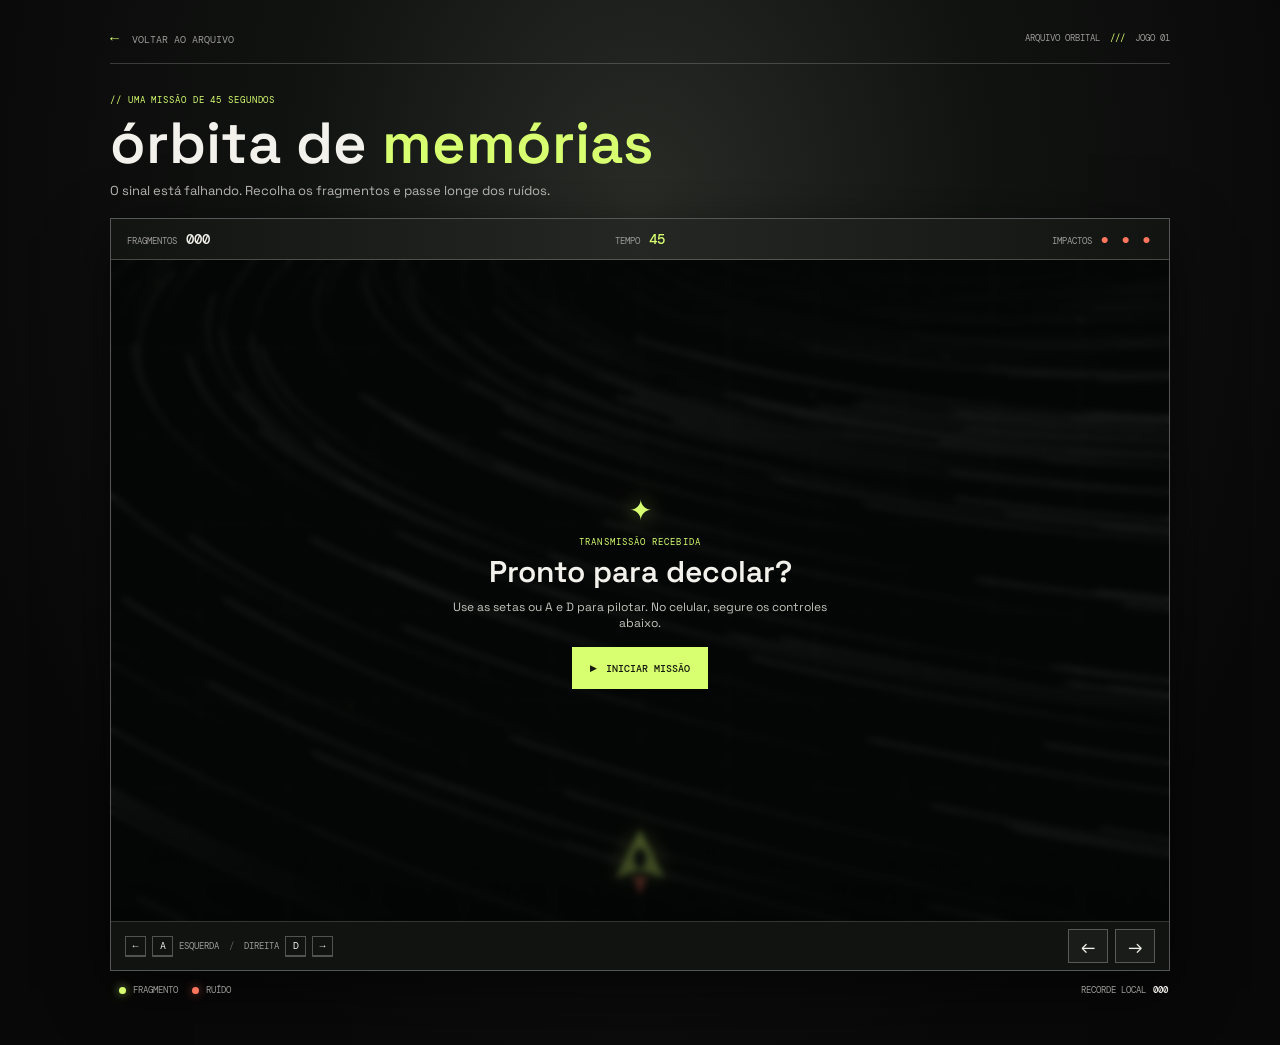
<file: jogo.html>
<!DOCTYPE html>
<html lang="pt-BR">
<head>
	<meta charset="UTF-8">
	<meta name="viewport" content="width=device-width, initial-scale=1.0">
	<meta name="theme-color" content="#080808">
	<meta name="description" content="Desvie dos ruídos e recupere fragmentos de memória no espaço.">
	<title>Órbita de memórias — Pedro</title>
	<link rel="preconnect" href="https://fonts.googleapis.com">
	<link rel="preconnect" href="https://fonts.gstatic.com" crossorigin>
	<link href="https://fonts.googleapis.com/css2?family=DM+Mono:wght@400;500&family=Space+Grotesk:wght@400;500;600;700&display=swap" rel="stylesheet">
	<link rel="stylesheet" href="jogo.css">
	<script src="jogo.js" defer></script>
</head>
<body>
	<main class="arcade-shell">
		<header class="arcade-header">
			<a class="back-link" href="index.html"><span aria-hidden="true">&#8592;</span> voltar ao arquivo</a>
			<span class="edition-label">arquivo orbital <span>///</span> jogo 01</span>
		</header>

		<section class="game-intro" aria-labelledby="game-title">
			<p class="eyebrow">// uma missão de 45 segundos</p>
			<h1 id="game-title">órbita de <span>memórias</span></h1>
			<p class="game-description">O sinal está falhando. Recolha os fragmentos e passe longe dos ruídos.</p>
		</section>

		<section class="arcade" aria-label="Jogo Órbita de memórias">
			<div class="game-hud" aria-live="off">
				<div><span>fragmentos</span><strong id="score">000</strong></div>
				<div><span>tempo</span><strong id="time">45</strong></div>
				<div><span>impactos</span><strong id="lives">&#9679; &#9679; &#9679;</strong></div>
			</div>
			<div class="game-screen" id="game-screen">
				<canvas id="game-canvas" width="960" height="600" aria-label="Nave, fragmentos brilhantes e ruídos caindo pelo espaço"></canvas>
				<div class="game-overlay" id="game-overlay">
					<span class="overlay-mark" aria-hidden="true">&#10022;</span>
					<p class="overlay-kicker" id="overlay-kicker">transmissão recebida</p>
					<h2 id="overlay-title">Pronto para decolar?</h2>
					<p id="overlay-copy">Use as setas ou A e D para pilotar. No celular, segure os controles abaixo.</p>
					<button class="start-button" id="start-button" type="button"><span aria-hidden="true">&#9654;</span> iniciar missão</button>
				</div>
			</div>
			<div class="game-controls" aria-label="Controles da nave">
				<span class="control-hint"><kbd>&#8592;</kbd><kbd>A</kbd> esquerda <span class="control-divider">/</span> direita <kbd>D</kbd><kbd>&#8594;</kbd></span>
				<div class="touch-controls">
					<button class="move-button" type="button" data-direction="-1" aria-label="Mover nave para a esquerda">&#8592;</button>
					<button class="move-button" type="button" data-direction="1" aria-label="Mover nave para a direita">&#8594;</button>
				</div>
			</div>
		</section>

		<footer class="arcade-footer">
			<p><span class="legend-dot memory-dot"></span> fragmento <span class="legend-dot noise-dot"></span> ruído</p>
			<p>recorde local <strong id="best-score">000</strong></p>
		</footer>
		<p class="game-status visually-hidden" id="game-status" aria-live="polite"></p>
	</main>
</body>
</html>
</file>
<file: jogo.css>
:root {
    color-scheme: dark;
    --ink: #f3f1eb;
    --muted: #9c9b99;
    --line: #ffffff30;
    --night: #080808;
    --acid: #d7ff70;
    --coral: #ff765f;
    --mono: "DM Mono", "Courier New", monospace;
    --sans: "Space Grotesk", "Trebuchet MS", sans-serif;
}

* { box-sizing: border-box; }
body {
    min-width: 320px;
    min-height: 100vh;
    margin: 0;
    padding: 28px 24px 36px;
    background: radial-gradient(ellipse at 50% 20%, #282b26 0, #111311 38%, var(--night) 78%);
    color: var(--ink);
    font-family: var(--sans);
}
button, a { color: inherit; font: inherit; }
button:focus-visible, a:focus-visible { outline: 2px solid var(--acid); outline-offset: 4px; }
.arcade-shell { width: min(1060px, 100%); margin: 0 auto; }
.arcade-header { display: flex; align-items: center; justify-content: space-between; gap: 16px; padding-bottom: 15px; border-bottom: 1px solid var(--line); }
.back-link { color: var(--muted); font: 10px var(--mono); text-decoration: none; text-transform: uppercase; }
.back-link span { margin-right: 7px; color: var(--acid); font-size: 15px; }
.back-link:hover { color: var(--ink); }
.edition-label { color: var(--muted); font: 9px var(--mono); text-transform: uppercase; }
.edition-label span { padding: 0 5px; color: var(--acid); }
.game-intro { padding: 30px 0 19px; }
.eyebrow { margin: 0 0 8px; color: var(--acid); font: 9px var(--mono); letter-spacing: .1em; text-transform: uppercase; }
h1 { margin: 0; font-size: clamp(32px, 7vw, 58px); font-weight: 600; line-height: 1; }
h1 span { color: var(--acid); }
.game-description { margin: 10px 0 0; color: #b6b5b1; font-size: 13px; }
.arcade { overflow: hidden; border: 1px solid #ffffff50; background: #070808; box-shadow: 0 18px 55px #0009, inset 0 1px #ffffff38; }
.game-hud { position: relative; z-index: 1; display: grid; grid-template-columns: repeat(3, 1fr); padding: 11px 16px; border-bottom: 1px solid #ffffff38; background: linear-gradient(90deg, #121412, #252724 50%, #121412); }
.game-hud div { display: flex; align-items: baseline; gap: 9px; }
.game-hud div:nth-child(2) { justify-content: center; }
.game-hud div:last-child { justify-content: end; }
.game-hud span, .arcade-footer { color: var(--muted); font: 9px var(--mono); text-transform: uppercase; }
.game-hud strong { color: var(--ink); font: 500 14px var(--mono); }
#time { color: var(--acid); }
#lives { color: var(--coral); letter-spacing: .16em; }
.game-screen { position: relative; overflow: hidden; aspect-ratio: 8 / 5; background: #090b0b; }
.game-screen::after { position: absolute; inset: 0; background: linear-gradient(180deg, #05060640, transparent 22%, transparent 76%, #03040480); content: ""; pointer-events: none; }
canvas { display: block; width: 100%; height: 100%; background-image: linear-gradient(#05060640, #05060660), url("vid/pinterest-347199452533853130.gif"); background-position: center; background-size: cover; }
.game-overlay { position: absolute; z-index: 2; inset: 0; display: flex; flex-direction: column; align-items: center; justify-content: center; padding: 20px; background: #05060696; text-align: center; backdrop-filter: blur(3px); }
.game-overlay[hidden] { display: none; }
.overlay-mark { color: var(--acid); font-size: 28px; text-shadow: 0 0 22px #d7ff70a0; }
.overlay-kicker { margin: 8px 0 4px; color: var(--acid); font: 9px var(--mono); letter-spacing: .12em; text-transform: uppercase; }
.game-overlay h2 { margin: 0; font-size: clamp(20px, 4vw, 30px); font-weight: 600; }
.game-overlay > p:not(.overlay-kicker) { max-width: 390px; margin: 8px 0 16px; color: #c3c4bd; font-size: 12px; }
.start-button { display: inline-flex; min-height: 42px; align-items: center; gap: 9px; padding: 0 17px; border: 1px solid var(--acid); background: var(--acid); color: #15180c; cursor: pointer; font: 500 10px var(--mono); text-transform: uppercase; transition: background .16s ease, transform .16s ease; }
.start-button span { font-size: 9px; }
.start-button:hover { transform: translateY(-2px); background: #e6ffad; }
.game-controls { display: flex; min-height: 48px; align-items: center; justify-content: space-between; gap: 16px; padding: 7px 14px; border-top: 1px solid #ffffff25; background: #111311; }
.control-hint { display: flex; align-items: center; gap: 6px; color: var(--muted); font: 9px var(--mono); text-transform: uppercase; }
kbd { display: inline-grid; min-width: 21px; height: 21px; place-items: center; border: 1px solid #ffffff45; border-bottom-width: 2px; color: var(--ink); font: 10px var(--mono); }
.control-divider { padding: 0 4px; color: #60615d; }
.touch-controls { display: flex; gap: 7px; }
.move-button { display: grid; width: 40px; height: 34px; place-items: center; border: 1px solid #ffffff45; background: #ffffff0a; cursor: pointer; font-size: 18px; touch-action: none; }
.move-button:active, .move-button.is-active { border-color: var(--acid); color: var(--acid); background: #d7ff7018; }
.arcade-footer { display: flex; justify-content: space-between; gap: 12px; padding: 13px 2px; }
.arcade-footer p { display: flex; align-items: center; gap: 7px; margin: 0; }
.arcade-footer strong { color: var(--ink); font-weight: 500; }
.legend-dot { width: 7px; height: 7px; margin-left: 7px; border-radius: 50%; }
.memory-dot { background: var(--acid); box-shadow: 0 0 10px #d7ff70b0; }
.noise-dot { background: var(--coral); box-shadow: 0 0 10px #ff765f90; }
.visually-hidden { position: absolute; width: 1px; height: 1px; overflow: hidden; clip: rect(0, 0, 0, 0); white-space: nowrap; }
@media (max-width: 560px) {
    body { padding: 18px 14px 28px; }
    .game-intro { padding-top: 25px; }
    .game-hud { padding: 10px 9px; }
    .game-hud div { flex-direction: column; align-items: flex-start; gap: 2px; }
    .game-hud div:nth-child(2) { align-items: center; }
    .game-hud div:last-child { align-items: flex-end; }
    .game-hud span { font-size: 8px; }
    .game-hud strong { font-size: 12px; }
    .game-screen { aspect-ratio: 4 / 5; }
    .game-controls { min-height: 54px; padding: 7px 9px; }
    .control-hint { gap: 4px; font-size: 0; }
    .control-hint kbd { font-size: 10px; }
    .control-divider { font-size: 10px; }
    .move-button { width: 44px; height: 38px; }
}
@media (prefers-reduced-motion: reduce) { *, *::before, *::after { scroll-behavior: auto !important; transition-duration: .01ms !important; } }
</file>
